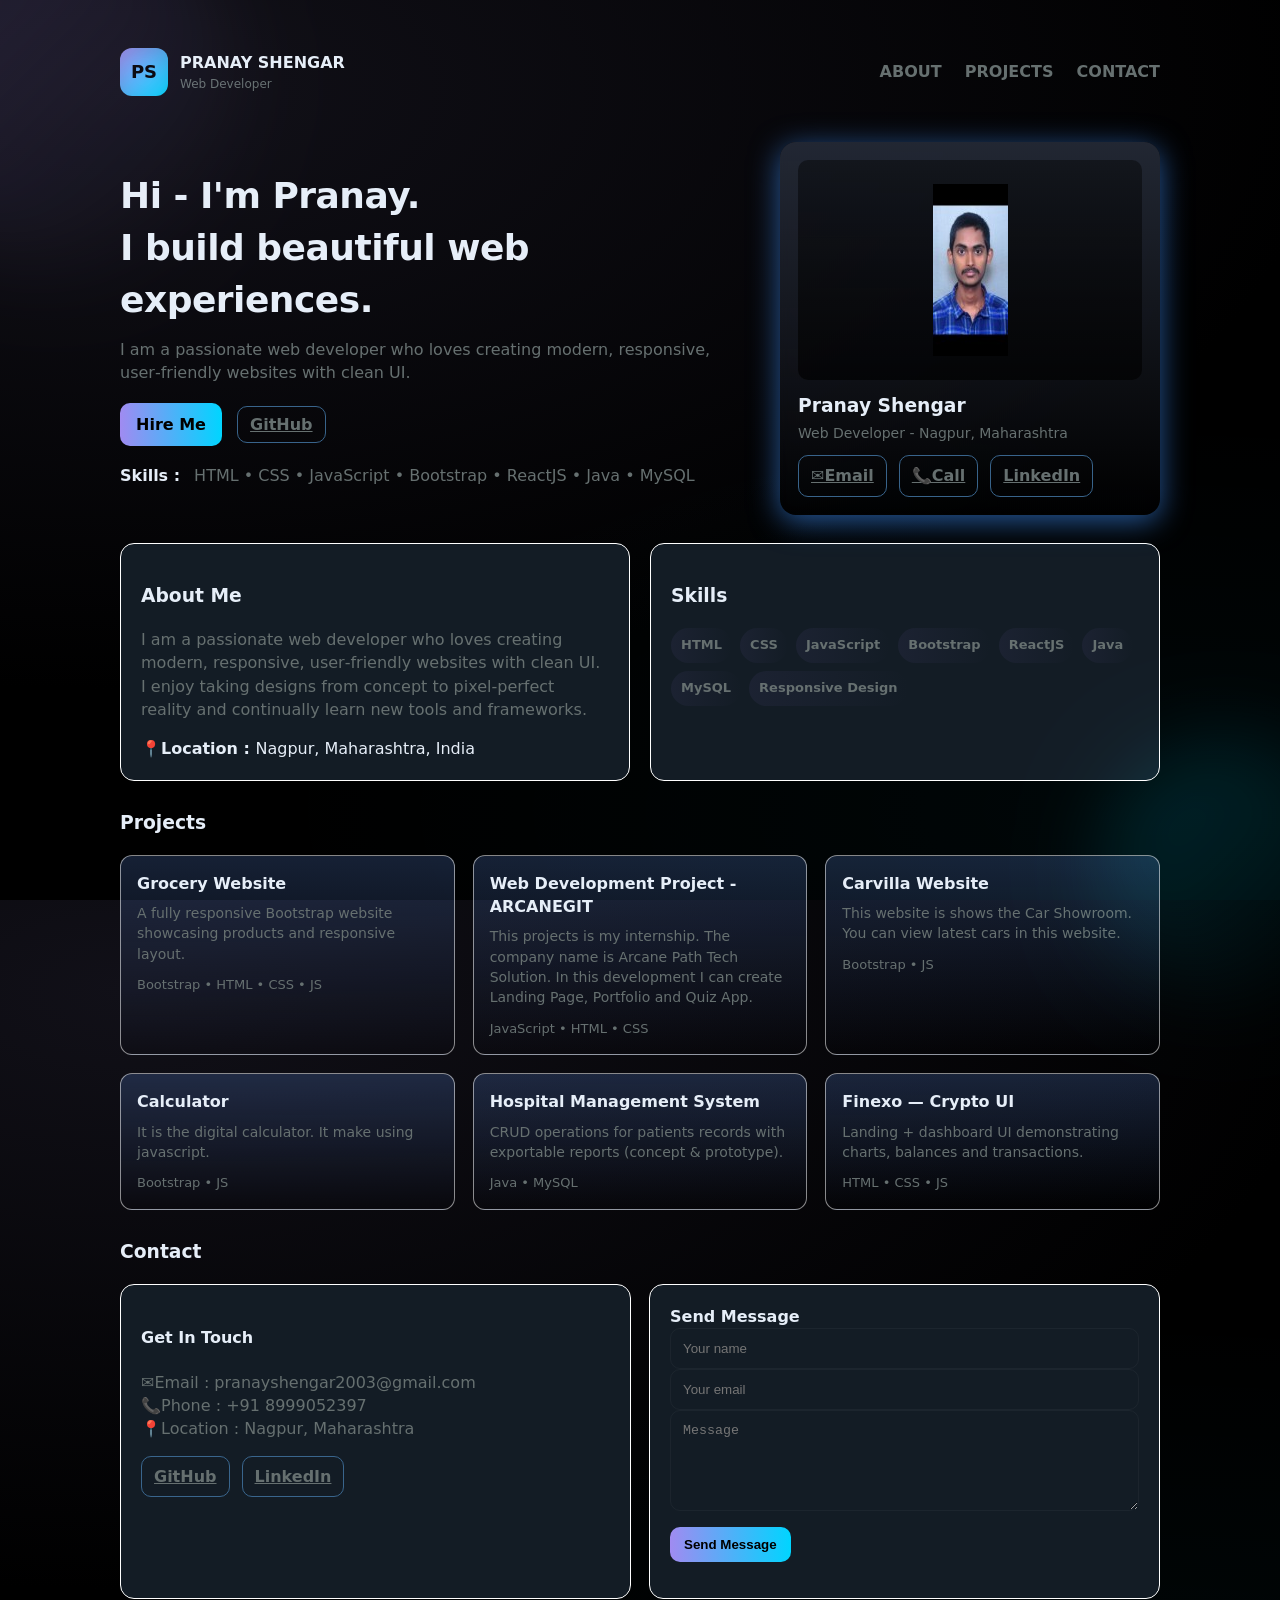
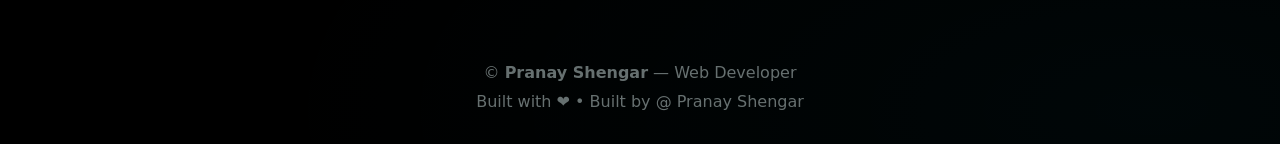
<file: Task 1 - Personal Portfolio Website/index.html>
<!doctype html>
<html lang="en">
<head>
  <meta charset="utf-8" />
  <meta name="viewport" content="width=device-width,initial-scale=1" />
  <title>Pranay Shengar — Web Developer</title>
  <link rel="stylesheet" href="style.css">
</head>
<body>
  <div class="bg-shape s1"></div>
  <div class="bg-shape s2"></div>

  <div class="container">
    <header>
      <div class="brand">
        <div class="logo">PS</div>
        <div>
          <div style="font-weight:800">PRANAY SHENGAR</div>
          <div style="font-size:12px;color:var(--muted);margin-top:2px">Web Developer</div>
        </div>
      </div>

      <nav>
        <a href="#about">ABOUT</a>
        <a href="#projects">PROJECTS</a>
        <a href="#contact">CONTACT</a>
      </nav>
    </header>

    <section class="hero">
      <div class="intro">
        <h1 class="reveal">Hi - I'm Pranay. <br>I build beautiful web experiences.</h1>
        <p class="reveal" style="transition-delay:.06s">I am a passionate web developer who loves creating modern, responsive, user‑friendly websites with clean UI.</p>
        <div class="cta reveal" style="transition-delay:.12s">
          <a class="btn" href="#contact">Hire Me</a>
          <a class="chip" href="https://github.com/PranaysinghShengar" target="_blank" style="margin-left:10px">GitHub</a>
        </div>

        <div style="margin-top:18px" class="reveal" style="transition-delay:.18s">
          <div style="display:flex;gap:14px;align-items:center">
            <div style="font-weight:700">Skills :</div>
            <div style="color:var(--muted)">HTML • CSS • JavaScript • Bootstrap • ReactJS • Java • MySQL</div>
          </div>
        </div>
      </div>

      <aside class="profile-card reveal" style="transition-delay:.1s">
        <div class="avatar">
            <img src="images/photo.jpg" alt="">
        </div>
        <div class="meta">
          <h3>Pranay Shengar</h3>
          <p>Web Developer - Nagpur, Maharashtra</p>
          <div class="link-row">
            <a class="chip" href="mailto:pranayshengar2003@gmail.com">✉️Email</a>
            <a class="chip" href="tel:+918999052397">📞Call</a>
            <a class="chip" href="https://www.linkedin.com/in/pranaysingh-shengar-341976287/" target="_blank">LinkedIn</a>
          </div>
        </div>
      </aside>
    </section>

    <section id="about" class="about">
      <div class="card reveal">
        <h3>About Me</h3>
        <p style="color:var(--muted)">I am a passionate web developer who loves creating modern, responsive, user‑friendly websites with clean UI. I enjoy taking designs from concept to pixel-perfect reality and continually learn new tools and frameworks.</p>
        <div style="margin-top:12px">
          <strong>📍Location : </strong> Nagpur, Maharashtra, India
        </div>
      </div>

      <div class="card reveal">
        <h3>Skills</h3>
        <div class="skills">
          <div class="skill">HTML</div>
          <div class="skill">CSS</div>
          <div class="skill">JavaScript</div>
          <div class="skill">Bootstrap</div>
          <div class="skill">ReactJS</div>
          <div class="skill">Java</div>
          <div class="skill">MySQL</div>
          <div class="skill">Responsive Design</div>
        </div>
      </div>
    </section>

    <section id="projects" class="projects">
      <h3>Projects</h3>

      <div class="proj-grid">
        <!-- Grocery Website (user project) -->
        <div class="project reveal" data-title="Grocery Website" data-desc="Fully responsive Bootstrap website built for a local grocery store. Features responsive product grid, cart mockup and contact form." data-tech="Bootstrap • HTML • CSS • JS">
          <h4>Grocery Website</h4>
          <p>A fully responsive Bootstrap website showcasing products and responsive layout.</p>
          <div class="tech">Bootstrap • HTML • CSS • JS</div>
        </div>

        <div class="project reveal" data-title="Web Development Project - ARCANEGIT" data-desc="Interactive web development projects with landing page, portfolio and quiz app." data-tech="HTML • CSS • JavaScript">
          <h4>Web Development Project - ARCANEGIT</h4>
          <p>This projects is my internship. The company name is Arcane Path Tech Solution. 
            In this development I can create Landing Page, Portfolio and Quiz App.
          </p>
          <div class="tech">JavaScript • HTML • CSS</div>
        </div>

        <div class="project reveal" data-title="Carvilla Website" data-desc="A Carvilla website template with dashboards and charts." data-tech="Bootstrap • JS">
          <h4>Carvilla Website</h4>
          <p>This website is shows the Car Showroom. You can view latest cars in this website.</p>
          <div class="tech">Bootstrap • JS</div>
        </div>

        <div class="project reveal" data-title="Calculator" data-desc="Responsive calculations site with charts and filters built using Bootstrap." data-tech="Bootstrap • JS • Charts">
          <h4>Calculator</h4>
          <p>It is the digital calculator. It make using javascript.</p>
          <div class="tech">Bootstrap • JS</div>
        </div>

        <div class="project reveal" data-title="Hospital Management System" data-desc="Console + web UI using Java and MySQL for backend data storage." data-tech="Java • MySQL">
          <h4>Hospital Management System</h4>
          <p>CRUD operations for patients records with exportable reports (concept & prototype).</p>
          <div class="tech">Java • MySQL</div>
        </div>

        <div class="project reveal" data-title="Finexo (Crypto UI)" data-desc="Landing page and dashboard UI for a crypto service with charts and wallet mockups." data-tech="HTML • CSS • JS">
          <h4>Finexo — Crypto UI</h4>
          <p>Landing + dashboard UI demonstrating charts, balances and transactions.</p>
          <div class="tech">HTML • CSS • JS</div>
        </div>
      </div>
    </section>

    <!-- Modal for project details -->
    <div id="modal" class="modal" aria-hidden="true">
      <div class="modal-card">
        <button id="closeModal" style="float:right;padding:8px 10px;border-radius:8px;background:transparent;border:1px solid rgba(58, 135, 250, 0.856);color:var(--muted)">Close</button>
        <h3 id="modalTitle"></h3>
        <p id="modalDesc" style="color:var(--muted)"></p>
        <div style="margin-top:12px"><strong>Tech:</strong> <span id="modalTech" style="color:var(--muted)"></span></div>
        <div style="margin-top:18px">
          <a class="btn" href="https://github.com/PranaysinghShengar" target="_blank">View on GitHub</a>
        </div>
      </div>
    </div>

    <section id="contact" class="projects" style="margin-top:28px">
      <h3>Contact</h3>
      <div class="contact-grid">
        <div class="card reveal">
          <h4>Get In Touch</h4>
          <p style="color:var(--muted)">✉️Email : pranayshengar2003@gmail.com<br/>📞Phone : +91 8999052397<br/>📍Location : Nagpur, Maharashtra</p>
          <div style="margin-top:10px" class="link-row">
            <a class="chip" href="https://github.com/PranaysinghShengar" target="_blank">GitHub</a>
            <a class="chip" href="https://www.linkedin.com/in/pranaysingh-shengar-341976287/" target="_blank">LinkedIn</a>
          </div>
        </div>

        <form id="contactForm" class="card reveal">
          <label style="font-weight:700">Send Message</label>
          <input id="name" placeholder="Your name" required />
          <input id="email" placeholder="Your email" type="email" required />
          <textarea id="message" rows="5" placeholder="Message" required></textarea>
          <button type="submit">Send Message</button>
          <p id="formMsg" style="color:var(--muted);margin-top:8px"></p>
        </form>
      </div>
    </section>

    <footer>
      <div>© <strong>Pranay Shengar</strong> — Web Developer</div>
      <div style="color:var(--muted);margin-top:6px">Built with ❤️ • Built by @ Pranay Shengar</div>
    </footer>
  </div>

  <script src="script.js"></script>
</body>
</html>
</file>
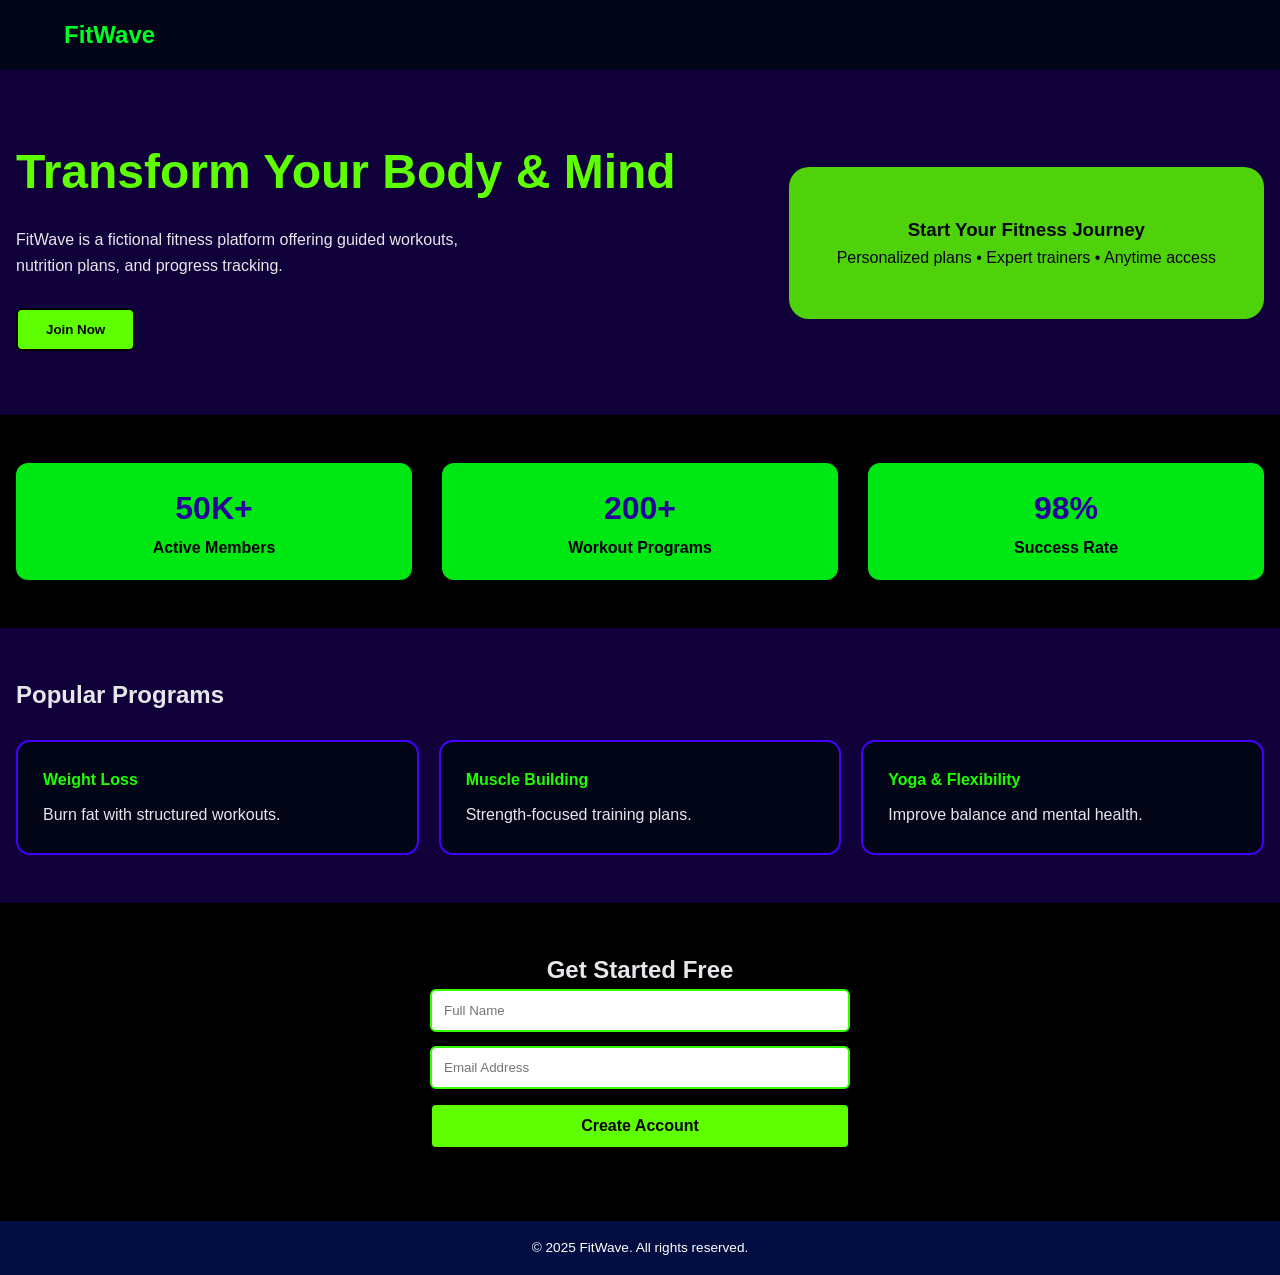
<file: Task 2 - Responsive Landing Page/index.html>
<!DOCTYPE html>
<html lang="en">
<head>
  <meta charset="UTF-8" />
  <meta name="viewport" content="width=device-width, initial-scale=1.0" />
  <title>FitWave – Fitness Redefined</title>
<link rel="stylesheet" href="style.css">
</head>
<body>

<header>
  <h1>FitWave</h1>
</header>

<section class="hero">
  <div class="hero-text">
    <h2>Transform Your Body & Mind</h2>
    <p>FitWave is a fictional fitness platform offering guided workouts, nutrition plans, and progress tracking.</p>
    <button>Join Now</button>
  </div>

  <div class="hero-box">
    <h3>Start Your Fitness Journey</h3>
    <p>Personalized plans • Expert trainers • Anytime access</p>
  </div>
</section>

<section class="stats">
  <div class="stat">
    <h3>50K+</h3>
    <p>Active Members</p>
  </div>
  <div class="stat">
    <h3>200+</h3>
    <p>Workout Programs</p>
  </div>
  <div class="stat">
    <h3>98%</h3>
    <p>Success Rate</p>
  </div>
</section>

<section class="programs">
  <h2>Popular Programs</h2>
  <div class="program-grid">
    <div class="program">
      <h4>Weight Loss</h4>
      <p>Burn fat with structured workouts.</p>
    </div>
    <div class="program">
      <h4>Muscle Building</h4>
      <p>Strength-focused training plans.</p>
    </div>
    <div class="program">
      <h4>Yoga & Flexibility</h4>
      <p>Improve balance and mental health.</p>
    </div>
  </div>
</section>

<section class="signup">
  <h2>Get Started Free</h2>
  <form id="signupForm">
    <input type="text" id="name" placeholder="Full Name" required />
    <input type="email" id="email" placeholder="Email Address" required />
    <button type="submit">Create Account</button>
    <p id="formMsg" style="margin-top:10px;font-size:0.9rem;"></p>
  </form>
</section>

<footer>
  <p>© 2025 FitWave. All rights reserved.</p>
</footer>

<script src="script.js"></script>
</body>
</html>
</file>
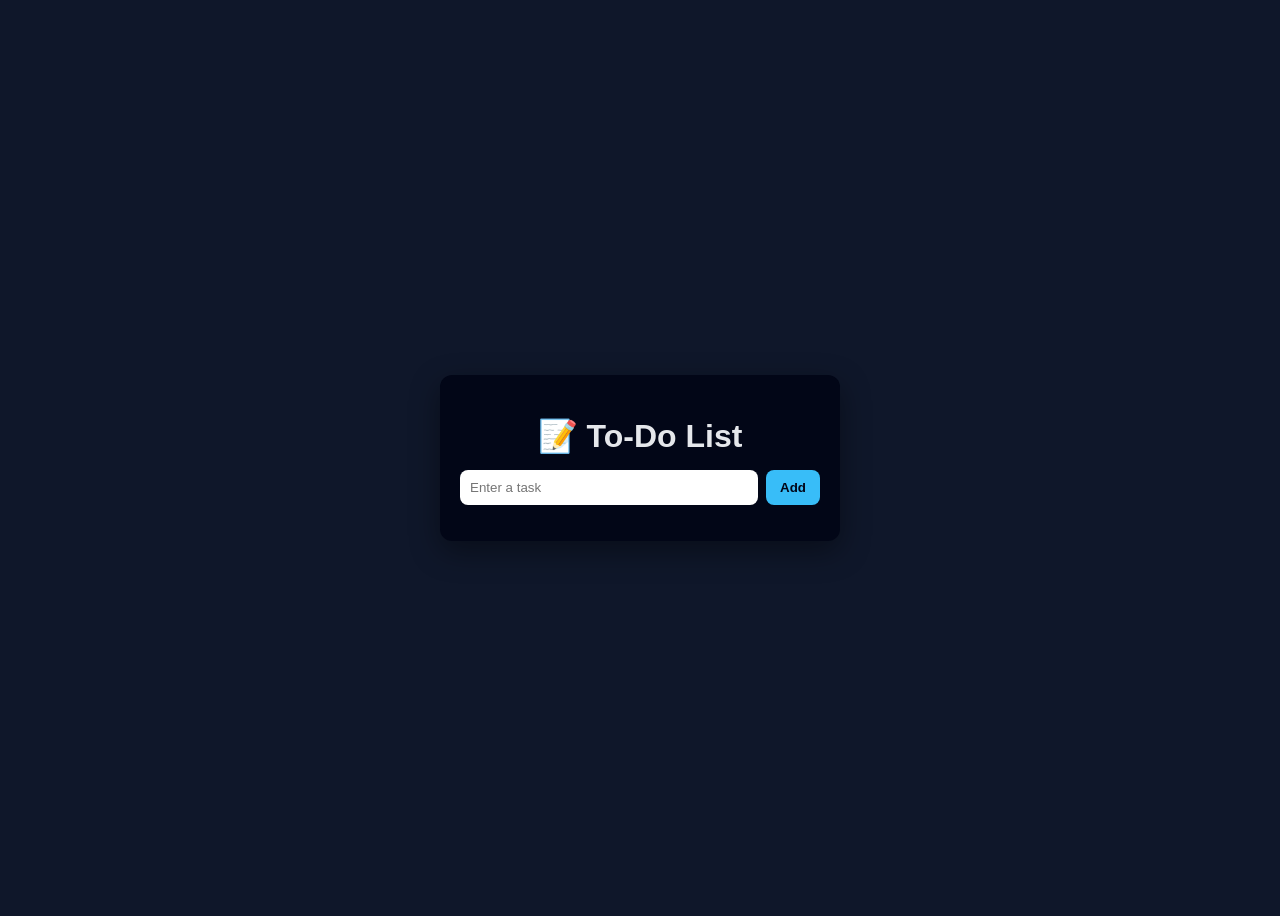
<file: Task 3 - To-Do List Application/index.html>
<!DOCTYPE html>
<html lang="en">
<head>
  <meta charset="UTF-8" />
  <meta name="viewport" content="width=device-width, initial-scale=1.0" />
  <title>Interactive To-Do List</title>
  <link rel="stylesheet" href="style.css">
</head>
<body>
  <div class="app">
    <h1>📝 To-Do List</h1>
    <div class="input-group">
      <input type="text" id="taskInput" placeholder="Enter a task" />
      <button onclick="addTask()">Add</button>
    </div>

    
    <ul id="taskList"></ul>
  </div>

  <script src="script.js"></script>
</body>
</html>
</file>
<file: Task 1 - Personal Portfolio Website/style.css>
:root{
      --bg:#000000;
      --card:#131c25;
      --muted:#667070;
      --accent:#a08bf1;
      --accent-2:#00d5ff;
      --glass: rgb(226, 17, 17);
      --glass-2: rgb(255, 5, 5);
      --max-width:1100px;
    }

    /* Reset & base */
    *{box-sizing:border-box}
    html,body{height:100%}
    body{
      margin:0;
      font-family: Inter, ui-sans-serif, system-ui, -apple-system, "Segoe UI", Roboto, "Helvetica Neue", Arial;
      background: radial-gradient(1200px 600px at 10% 10%, rgb(17, 16, 24), transparent),
                  radial-gradient(900px 400px at 90% 90%, rgba(0,212,255,0.03), transparent),
                  var(--bg);
      color:#e6eef8;
      -webkit-font-smoothing:antialiased;
      -moz-osx-font-smoothing:grayscale;
      line-height:1.45;
      padding-bottom:60px;
    }

    .container{max-width:var(--max-width);margin:0 auto;padding:30px}

    header{
      display:flex;align-items:center;justify-content:space-between;padding:18px 0;
    }
    .brand{display:flex;gap:12px;align-items:center}
    .logo{
      width:48px;height:48px;border-radius:12px;background:linear-gradient(135deg,var(--accent),var(--accent-2));
      display:inline-flex;align-items:center;justify-content:center;font-weight:700;color:#000000;font-size:18px;box-shadow:0 6px 18px rgba(0, 0, 0, 0.12) inset;
    }
    nav a{color:var(--muted);text-decoration:none;margin-left:18px;font-weight:600}
    nav a:hover{color:#fff}

    /* Hero */
    .hero{display:grid;grid-template-columns:1fr 380px;gap:28px;align-items:center;margin:28px 0}
    .intro h1{margin:0;font-size:36px;letter-spacing:-0.5px}
    .intro p{color:var(--muted);margin-top:12px}
    .cta{margin-top:18px}
    .btn{display:inline-block;padding:10px 16px;border-radius:10px;background:linear-gradient(90deg,var(--accent),var(--accent-2));color:#000000;font-weight:700;text-decoration:none}

    /* Profile card */
    .profile-card{background:linear-gradient(180deg, rgba(37, 43, 56, 0.904), transparent);padding:18px;border-radius:16px;backdrop-filter:blur(6px);box-shadow:0 6px 30px rgba(63, 146, 255, 0.6)}
    .avatar{width:100%;height:220px;border-radius:10px;background:linear-gradient(180deg, rgba(0, 0, 0, 0.411), rgba(0, 0, 0, 0.664));display:flex;align-items:center;justify-content:center;font-size:22px;color:var(--muted)}
    .meta{margin-top:12px}
    .meta h3{margin:0}
    .meta p{margin:4px 0;color:var(--muted);font-size:14px}

    /* About / Skills */
    .about{display:grid;grid-template-columns:1fr 1fr;gap:20px;margin-top:28px}
    .card{background:var(--card);padding:20px;border-radius:14px;border:1px solid rgb(255, 255, 255)}
    .skills{display:flex;flex-wrap:wrap;gap:8px;margin-top:12px}
    .skill{padding:8px 10px;border-radius:999px;background:linear-gradient(90deg, rgba(50, 50, 83, 0.281), transparent);font-weight:600;font-size:13px;color:var(--muted)}

    /* Projects */
    .projects{margin-top:28px}
    .proj-grid{display:grid;grid-template-columns:repeat(3,1fr);gap:18px}
    .project{padding:16px;border-radius:12px;background:linear-gradient(180deg, rgba(91, 136, 221, 0.24), transparent);transition:transform .35s ease,box-shadow .35s ease;border:1px solid rgba(255, 255, 255, 0.527);cursor:pointer}
    .project:hover{transform:translateY(-8px) scale(1.01);box-shadow:0 18px 40px rgba(88, 114, 228, 0.199)}
    .project h4{margin:0 0 8px 0}
    .project p{margin:0;color:var(--muted);font-size:14px}
    .tech{margin-top:12px;font-size:13px;color:var(--muted)}

    /* Contact */
    .contact-grid{display:grid;grid-template-columns:1fr 1fr;gap:18px;margin-top:18px}
    form input, form textarea{width:100%;padding:12px;border-radius:10px;background:transparent;border:1px solid rgba(255,255,255,0.04);color:inherit}
    form button{margin-top:10px;padding:10px 14px;border-radius:10px;background:linear-gradient(90deg,var(--accent),var(--accent-2));border:none;color:#000000;font-weight:700}

    footer{text-align:center;color:var(--muted);margin-top:36px;padding-top:26px}

    /* Small screens */
    @media (max-width:900px){
      .hero{grid-template-columns:1fr;}
      .proj-grid{grid-template-columns:repeat(2,1fr)}
      .about{grid-template-columns:1fr}
      .contact-grid{grid-template-columns:1fr}
    }
    @media (max-width:520px){
      .proj-grid{grid-template-columns:1fr}
      nav a{display:none}
      .logo{width:44px;height:44px}
      header{padding:10px 0}
    }

    /* Animated background elements */
    .bg-shape{position:fixed;pointer-events:none;filter:blur(40px);opacity:0.18;mix-blend-mode:screen}
    .s1{width:360px;height:360px;border-radius:50%;background:linear-gradient(135deg,var(--accent),transparent);left:-120px;top:-90px}
    .s2{width:260px;height:260px;border-radius:50%;background:linear-gradient(135deg,var(--accent-2),transparent);right:-80px;bottom:-100px}

    /* reveal animation */
    .reveal{opacity:0;transform:translateY(18px);transition:opacity .6s ease,transform .6s ease}
    .reveal.visible{opacity:1;transform:none}

    /* Modal */
    .modal{position:fixed;inset:0;display:flex;align-items:center;justify-content:center;background:rgba(2,6,23,0.6);visibility:hidden;opacity:0;transition:opacity .2s ease,visibility .2s}
    .modal.open{visibility:visible;opacity:1}
    .modal-card{width:min(720px,92%);background:linear-gradient(180deg, rgb(2, 7, 53), transparent);padding:20px;border-radius:14px}

    /* small flourish */
    .link-row{display:flex;gap:12px;margin-top:12px}
    .chip{padding:8px 12px;border-radius:10px;background:transparent;border:1px solid rgba(61, 107, 150, 0.925);font-weight:700;color:var(--muted)}
</file>
<file: Task 2 - Responsive Landing Page/style.css>
/* =====================
       MOBILE-FIRST GLOBAL STYLES
    ====================== */
    *{
      margin:0;
      padding:0;
      box-sizing:border-box;
      font-family: 'Poppins', sans-serif;
    }

    body{
      background:#10013a;
      color:#e5e7eb;
      line-height:1.6;
    }

    /* =====================
       HEADER (Flexbox)
    ====================== */
    header{
      display:flex;
      justify-content:space-between;
      align-items:center;
      padding:2rem;
      background:#020617;
    }

    header h1{
      color:#00ff22;
      font-size:1.5rem;
    }

    /* =====================
       HERO (Split Layout)
    ====================== */
    .hero{
      display:flex;
      flex-direction:column;
      gap:2rem;
      padding:4rem 1rem;
    }

    .hero-text h2{
      font-size:2.2rem;
      color:#5eff00;
      margin-bottom:1rem;
      font-weight: bolder;
    }

    .hero-text p{
      max-width:500px;
    }

    .hero-text button{
      margin-top:30px;
      padding:12px 28px;
      border: 2px solid black;
      border-radius:6px;
      background:#5eff00;
      color:#000000;
      font-weight:bold;
      cursor:pointer;
    }

    .hero-text button:hover{
      background: #000000;
      color: #5eff00;
      border: 2px solid #5eff00;
    }

    .hero-box{
      background: #5eff00d2;
      padding:3rem;
      border-radius:20px;
      text-align:center;
      color:#020617;
    }

    /* =====================
       STATS SECTION (Grid)
    ====================== */
    .stats{
      padding:3rem 1rem;
      display:grid;
      grid-template-columns:1fr;
      gap:30px;
      background:#000000;
    }

    .stat{
      padding:20px;
      background:#00ff15e8;
      border-radius:12px;
      text-align:center;
    }

    .stat h3{
      font-size:2rem;
      color:#29009b;
    }

    .stat p {
      color: black;
      font-weight: bold;
    }

    /* =====================
       PROGRAMS (Cards)
    ====================== */
    .programs{
      padding:3rem 1rem;
    }

    .program-grid{
      display:grid;
      grid-template-columns:1fr;
      gap:20px;
    }

    .program{
      background:#020617;
      padding:25px;
      border-radius:14px;
      border:2px solid #4400ff;
      margin-top: 25px;
    }

    .program h4{
      color:#1eff00;
      margin-bottom:10px;
    }

    /* =====================
       SIGNUP FORM
    ====================== */
    .signup{
      padding:3rem 1rem;
      background:#000000;
      text-align:center;
    }

    .signup form{
      max-width:420px;
      margin:auto;
      display:flex;
      flex-direction:column;
      gap:14px;
    }

    .signup input{
      padding:12px;
      border-radius:6px;
      border: 2px solid rgb(51, 255, 0);
    }

    .signup button{
      padding:12px;
      border: 2px solid black;
      border-radius:6px;
      background:#5eff00;
      color:#000000;
      font-size:1rem;
      font-weight:bold;
    }

    .signup button:hover{
      border: 2px solid #5eff00;
      background: #000000;
      color: #5eff00;
    }

    /* =====================
       FOOTER
    ====================== */
    footer{
      padding:1rem;
      text-align:center;
      background:#020e42;
      font-size:0.85rem;
      color:#ffffff;
    }

    /* =====================
       MEDIA QUERIES
    ====================== */
    @media (min-width:768px){
      .hero{
        flex-direction:row;
        align-items:center;
        justify-content:space-between;
      }

      .stats{
        grid-template-columns:repeat(3,1fr);
      }

      .program-grid{
        grid-template-columns:repeat(3,1fr);
      }
    }

    @media (min-width:1024px){
      header{ padding:1rem 4rem; }
      section{ padding-left:4rem; padding-right:4rem; }
      .hero-text h2{ font-size:3rem; }
    }
</file>
<file: Task 3 - To-Do List Application/style.css>
* { box-sizing: border-box; font-family: Arial, sans-serif; }
    body {
      background: #0f172a;
      color: #e5e7eb;
      display: flex;
      justify-content: center;
      align-items: center;
      min-height: 100vh;
    }
    .app {
      background: #020617;
      padding: 20px;
      width: 100%;
      max-width: 400px;
      border-radius: 12px;
      box-shadow: 0 10px 30px rgba(0,0,0,0.4);
    }
    h1 { text-align: center; margin-bottom: 15px; }
    .input-group {
      display: flex;
      gap: 8px;
    }
    input {
      flex: 1;
      padding: 10px;
      border-radius: 8px;
      border: none;
      outline: none;
    }
    button {
      padding: 10px 14px;
      border: none;
      border-radius: 8px;
      background: #38bdf8;
      color: #020617;
      cursor: pointer;
      font-weight: bold;
    }
    ul { list-style: none; padding: 0; margin-top: 15px; }
    li {
      background: #0f172a;
      margin-bottom: 8px;
      padding: 10px;
      border-radius: 8px;
      display: flex;
      align-items: center;
      justify-content: space-between;
    }
    li.completed span {
      text-decoration: line-through;
      opacity: 0.6;
    }
    .actions button {
      margin-left: 5px;
      background: #22c55e;
    }
    .actions .delete {
      background: #ef4444;
      color: #fff;
    }
    .fade-in {
      animation: fadeIn 0.3s ease;
    }
    .fade-out {
      animation: fadeOut 0.3s ease forwards;
    }
    @keyframes fadeIn {
      from { opacity: 0; transform: translateY(-6px); }
      to { opacity: 1; transform: translateY(0); }
    }
    @keyframes fadeOut {
      from { opacity: 1; transform: translateY(0); }
      to { opacity: 0; transform: translateY(10px); }
    }
</file>
